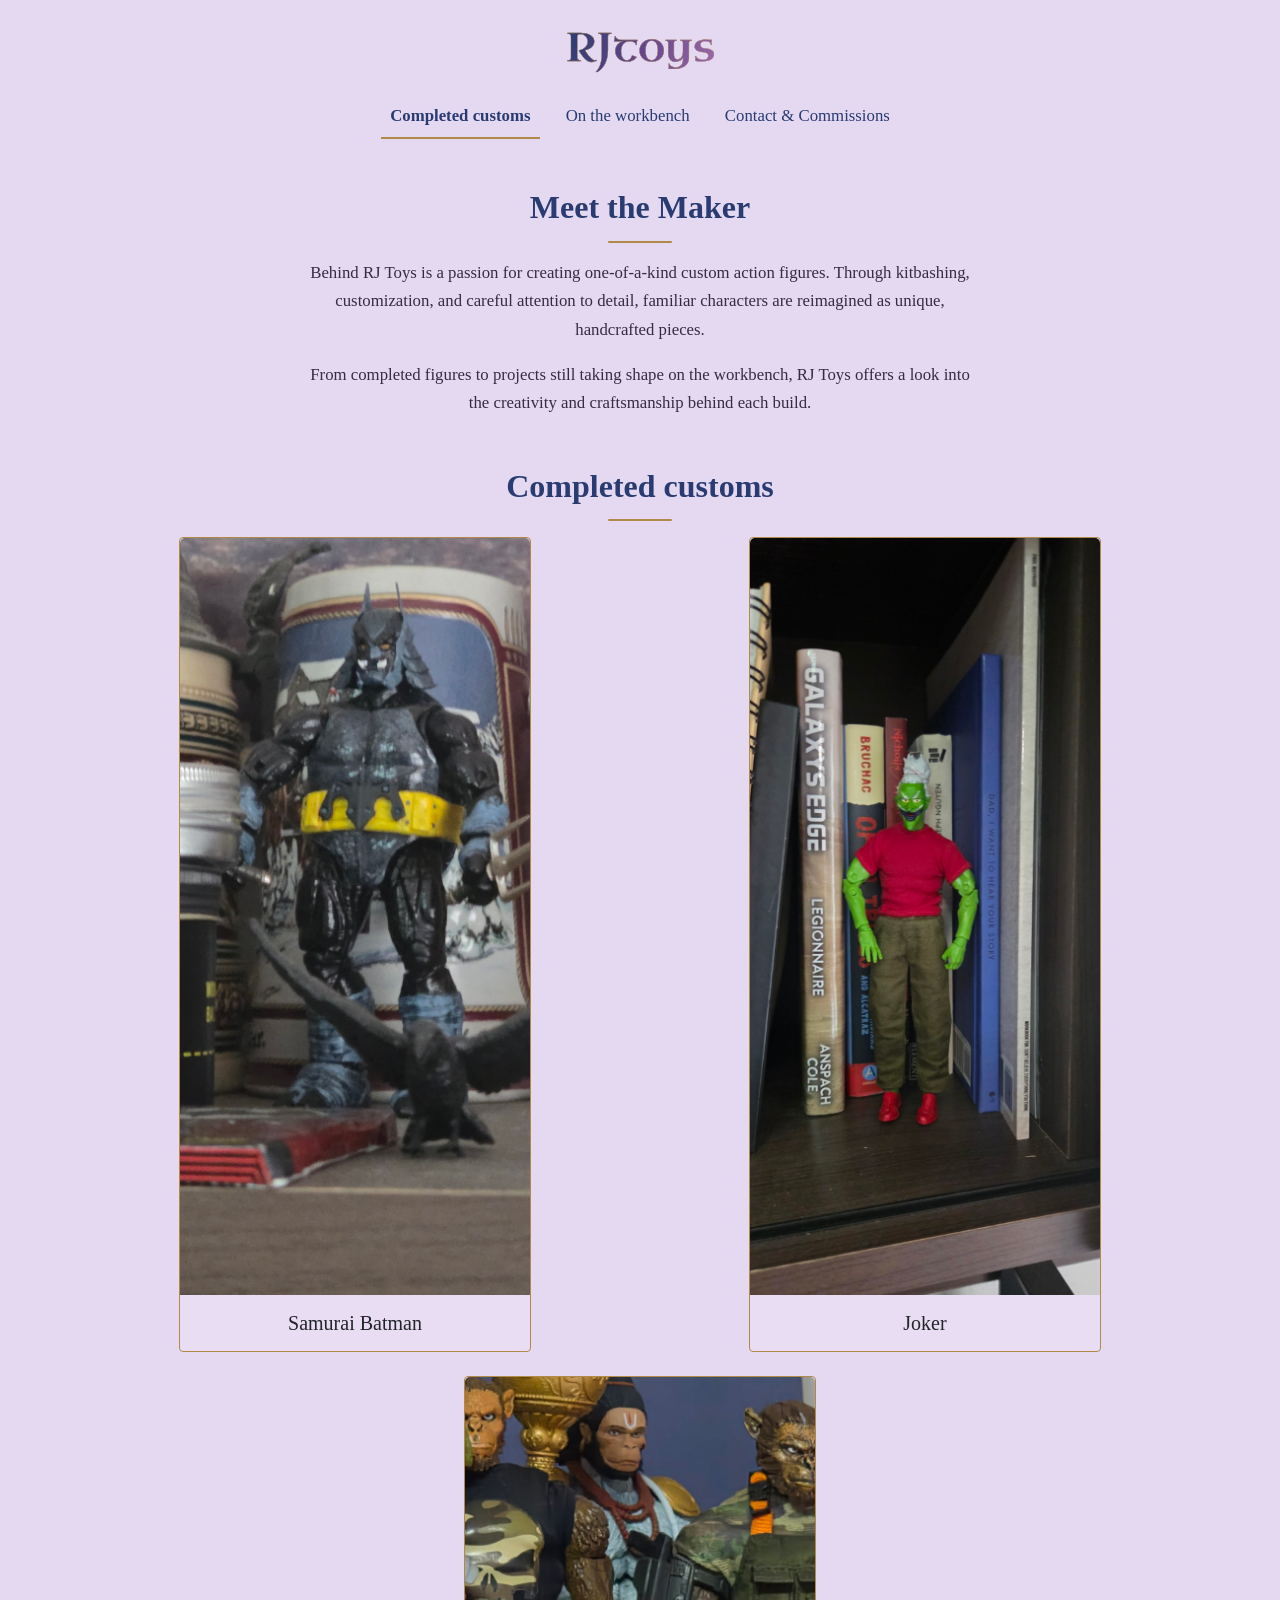
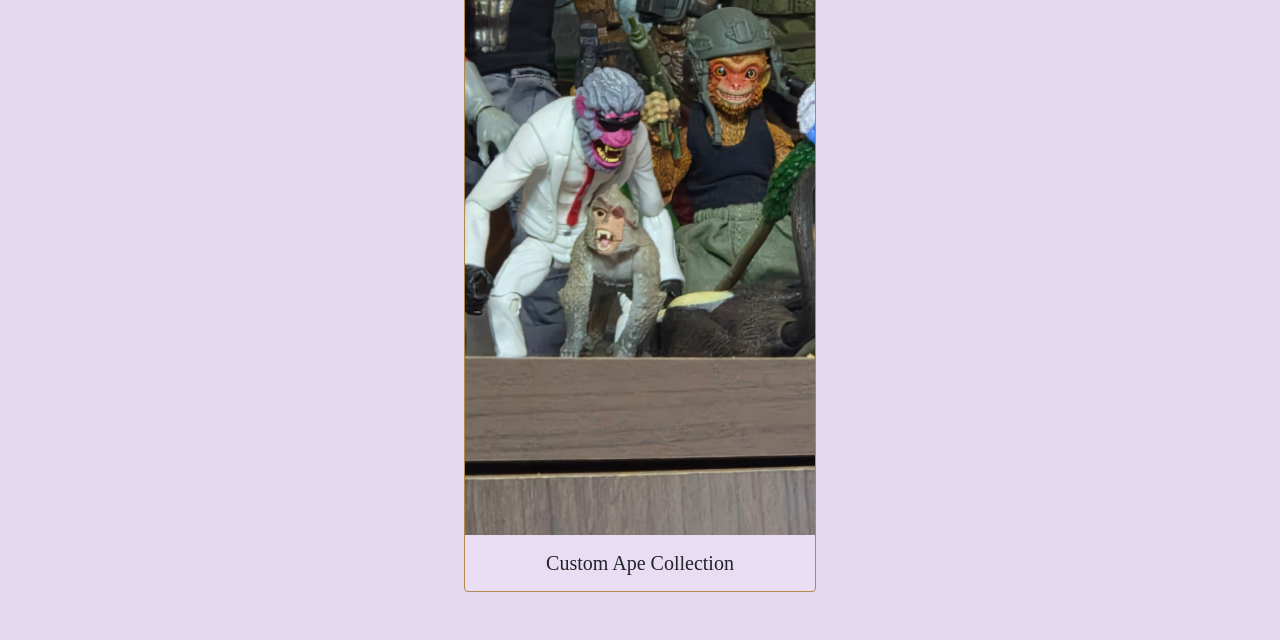
<file: index.html>
<!DOCTYPE html>
<html lang="en">
<head>
  <meta charset="UTF-8">
  <meta name="viewport" content="width=device-width, initial-scale=1.0">
  <title>RJtoys | Completed customs</title>
  <link
  href="https://cdn.jsdelivr.net/npm/bootstrap@5.3.8/dist/css/bootstrap.min.css"
  rel="stylesheet"
  integrity="sha384-sRIl4kxILFvY47J16cr9ZwB07vP4J8+LH7qKQnuqkuIAvNWLzeN8tE5YBujZqJLB"
  crossorigin="anonymous">
  <link rel="stylesheet" href="styles.css">
</head>
<body>
  <header class="container pt-4 text-center">
    <h1>RJtoys</h1>

    <nav
      class="d-flex justify-content-center flex-wrap gap-3 mt-3"
      aria-label="Main navigation"
    >
      <a href="index.html" aria-current="page">Completed customs</a>
      <a href="workbench.html">On the workbench</a>
      <a href="contact.html">Contact & Commissions</a>
    </nav>
  </header>
  <main class="container my-5 text-center">
    
<section class="mb-5" aria-labelledby="maker-heading">
  <h2 id="maker-heading" class="mb-3">Meet the Maker</h2>

  <p class="mx-auto" style="max-width: 42rem;">
    Behind RJ Toys is a passion for creating one-of-a-kind
    custom action figures. Through kitbashing, customization,
    and careful attention to detail, familiar characters
    are reimagined as unique, handcrafted pieces.
  </p>

  <p class="mx-auto" style="max-width: 42rem;">
    From completed figures to projects still taking shape
    on the workbench, RJ Toys offers a look into the
    creativity and craftsmanship behind each build.
  </p>
</section>
    <section class="mb-5" aria-labelledby="completed-heading">
      <h2 id="completed-heading" class="mb-3">Completed customs</h2>

      <div class="row g-4 justify-content-center">

        <div class="col-12 col-md-6">
          <figure class="card gallery-card mx-auto mb-0">
            <img
              src="images/samurai-batman.jpg"
              class="card-img-top img-fluid"
              width="710"
              height="1536"
              alt="Custom figure in dark samurai-style armor with a bright yellow belt."
            >

            <figcaption class="card-body">
              <h3 class="h5 card-title mb-0">Samurai Batman</h3>
            </figcaption>
          </figure>
        </div>

        <div class="col-12 col-md-6">
          <figure class="card gallery-card mx-auto mb-0">
            <img
              src="images/joker.jpg"
              class="card-img-top img-fluid"
              width="710"
              height="1536"
              alt="Green-skinned custom figure with white hair, a red shirt, olive trousers, and red shoes."
            >

            <figcaption class="card-body">
              <h3 class="h5 card-title mb-0">Joker</h3>
            </figcaption>
          </figure>
        </div>

<div class="col-12 col-md-6">
  <figure class="card gallery-card mx-auto mb-0">
    <img
      src="images/groupofapes.jpg"
      class="card-img-top img-fluid"
      alt="Collection of customized ape action figures featuring military outfits, painted details, and distinctive accessories."
      loading="lazy"
    >

    <figcaption class="card-body">
      <h3 class="h5 card-title mb-0">
        Custom Ape Collection
      </h3>
    </figcaption>
  </figure>
</div>

      </div>
    </section>
    
  </main>
</body>
</html>
</file>
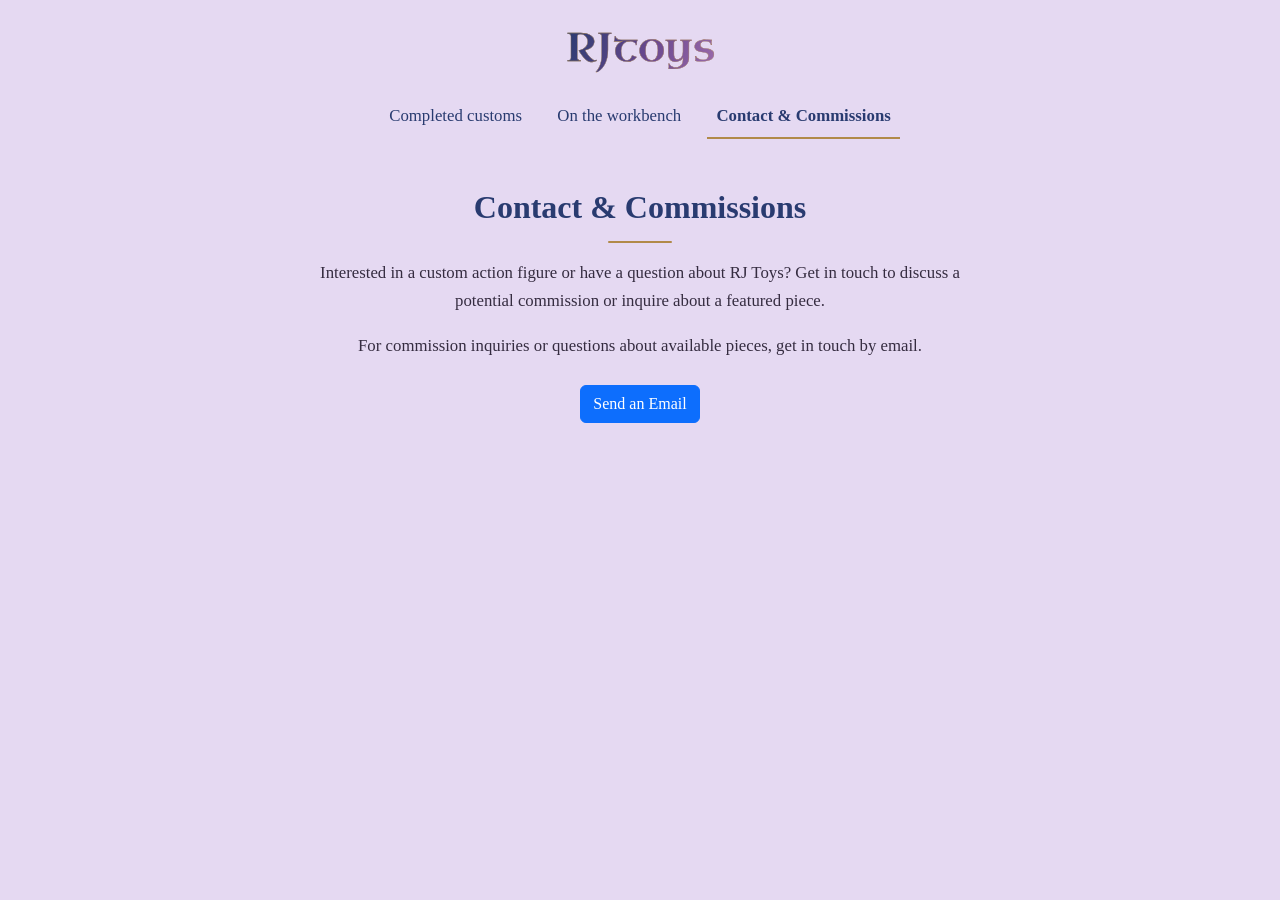
<file: contact.html>
<!DOCTYPE html>
<html lang="en">
<head>
  <meta charset="UTF-8">
  <meta name="viewport" content="width=device-width, initial-scale=1.0">
  <title>RJtoys | Contact & Commissions</title>

  <link
    href="https://cdn.jsdelivr.net/npm/bootstrap@5.3.8/dist/css/bootstrap.min.css"
    rel="stylesheet"
    integrity="sha384-sRIl4kxILFvY47J16cr9ZwB07vP4J8+LH7qKQnuqkuIAvNWLzeN8tE5YBujZqJLB"
    crossorigin="anonymous">

  <link rel="stylesheet" href="styles.css">
</head>

<body>
  <header class="container pt-4 text-center">
    <h1>RJtoys</h1>
  </header>
  <nav
  class="d-flex justify-content-center flex-wrap gap-3 mt-3"
  aria-label="Main navigation"
>
  <a href="index.html">Completed customs</a>
  <a href="workbench.html">On the workbench</a>
  <a href="contact.html" aria-current="page">Contact & Commissions</a>
</nav>
  <main class="container my-5 text-center">
    <section aria-labelledby="contact-heading">
      <h2 id="contact-heading" class="mb-3">
        Contact & Commissions
      </h2>

      <p class="mx-auto" style="max-width: 42rem;">
        Interested in a custom action figure or have
        a question about RJ Toys? Get in touch to
        discuss a potential commission or inquire
        about a featured piece.
      </p>

      
<p class="mb-4">
  For commission inquiries or questions about
  available pieces, get in touch by email.
</p>

<a
  href="mailto:chiefapewilliams@gmail.com?subject=RJ%20Toys%20Inquiry"
  class="btn btn-primary"
>
  Send an Email
</a>

    </section>
  </main>
</body>
</html>
</file>
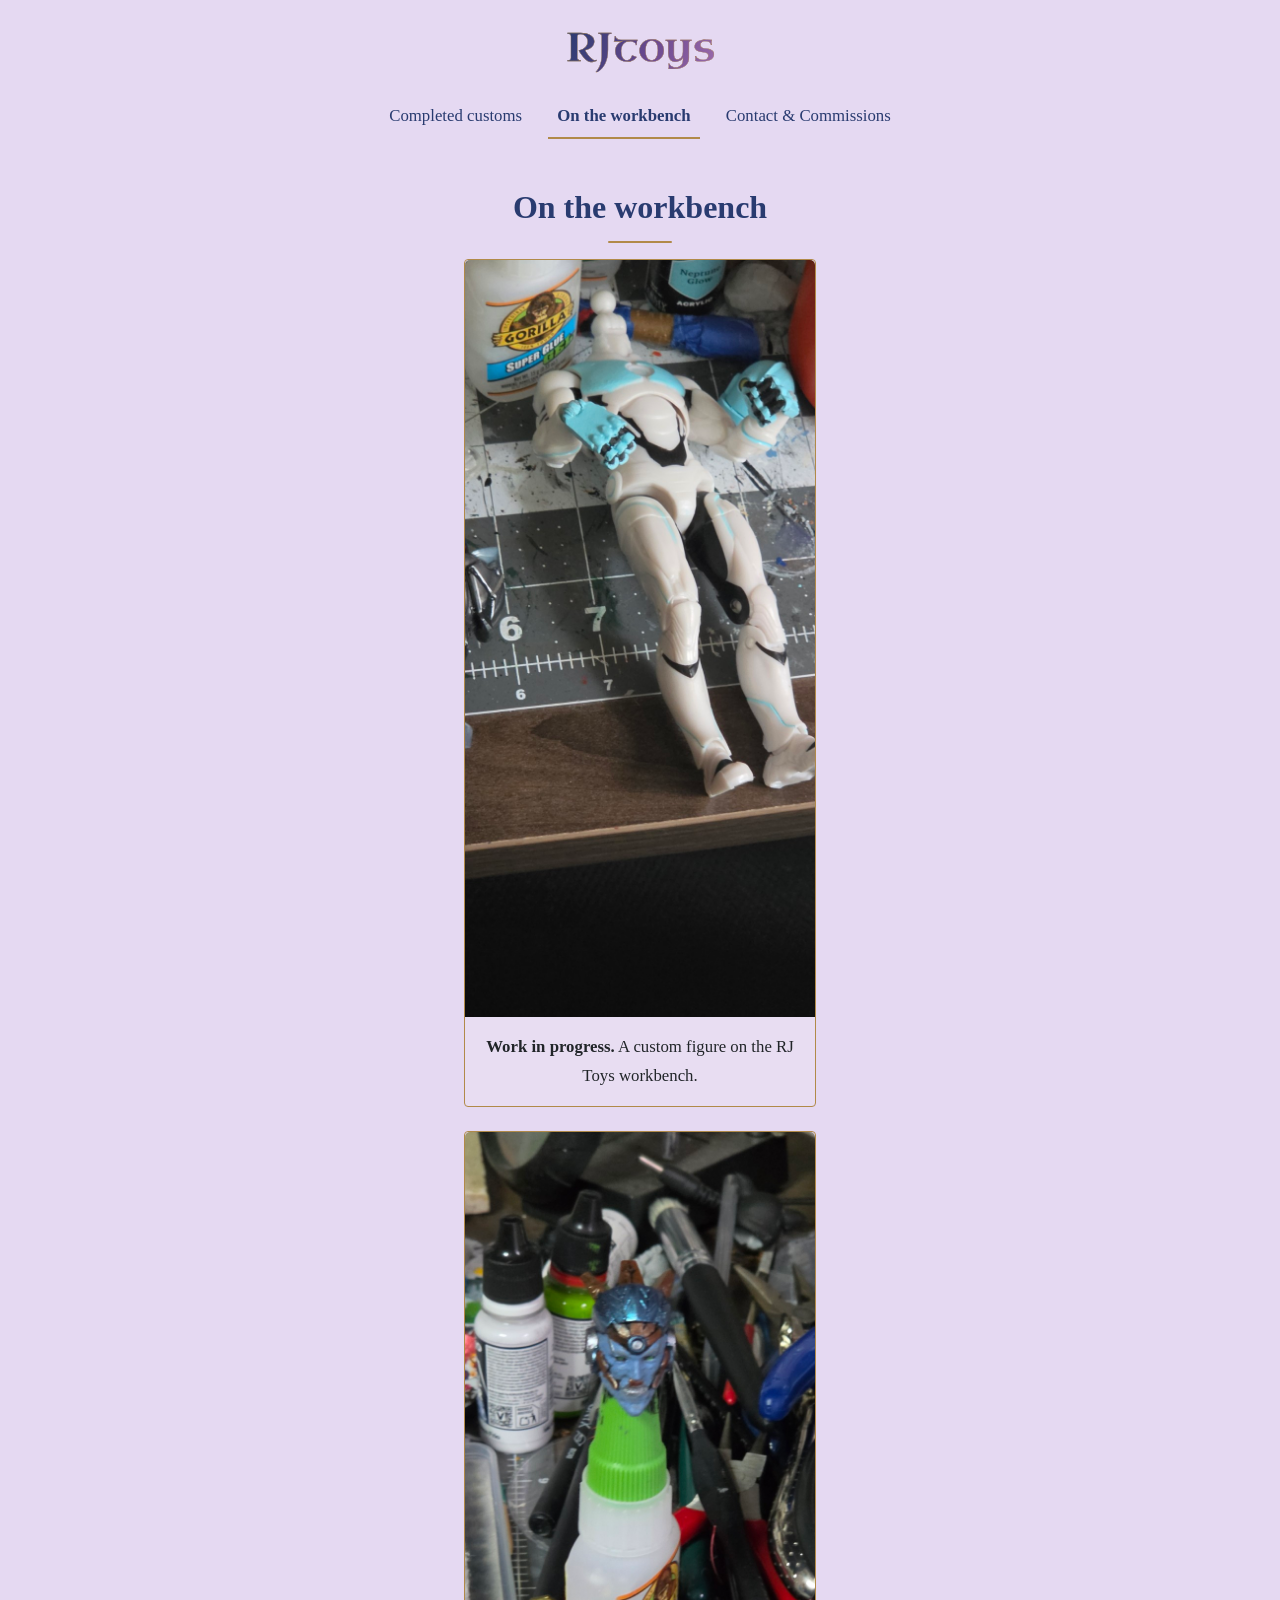
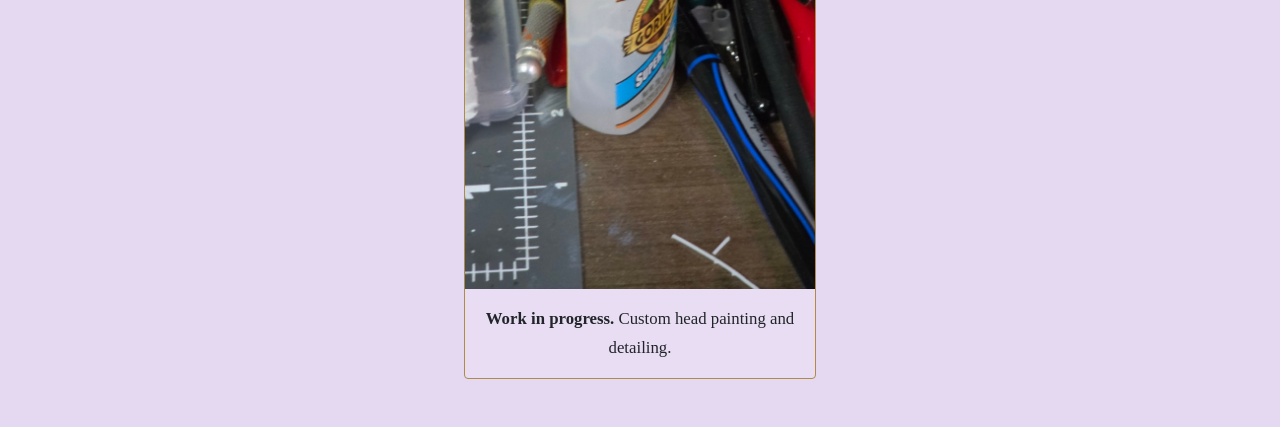
<file: workbench.html>
<!DOCTYPE html>
<html lang="en">
  <head>
    <meta charset="UTF-8">
    <meta name="viewport" content="width=device-width, initial-scale=1.0">
    <title>RJtoys | On the workbench</title>
<link
  href="https://cdn.jsdelivr.net/npm/bootstrap@5.3.8/dist/css/bootstrap.min.css"
  rel="stylesheet"
  integrity="sha384-sRIl4kxILFvY47J16cr9ZwB07vP4J8+LH7qKQnuqkuIAvNWLzeN8tE5YBujZqJLB"
  crossorigin="anonymous">
<link rel="stylesheet" href="styles.css">
</head>
<body>
  <header class="container pt-4 text-center">
    <h1>RJtoys</h1>

    <nav
      class="d-flex justify-content-center flex-wrap gap-3 mt-3"
      aria-label="Main navigation"
    >
    <a href="index.html">Completed customs</a>
    <a href="workbench.html" aria-current="page">On the workbench</a>
    <a href="contact.html">Contact & Commissions</a>
    </nav>
  </header>
  <main class="container my-5 text-center">
    
    <h2 class="mb-3">On the workbench</h2>

    <figure class="card gallery-card mx-auto mb-0">
          <!-- WORKBENCH ENTRY START -->
      <img
        src="images/workbench-01.jpg"
        class="card-img-top img-fluid"
        width="710"
        height="1536"
        alt="White-and-blue custom action figure lying on a cutting mat during construction."
      >

      <figcaption class="card-body">
        <p class="card-text mb-0">
          <strong>Work in progress.</strong>
          A custom figure on the RJ Toys workbench.
        </p>
      </figcaption>
    </figure>
        <!-- WORKBENCH ENTRY END -->
         
<figure class="card gallery-card mx-auto mt-4 mb-0">
  <img
    src="images/bluehead.jpg"
    class="card-img-top img-fluid"
    alt="Blue-painted custom action figure head resting on a paint bottle among modeling tools and supplies."
    loading="lazy"
  >

  <figcaption class="card-body">
    <p class="card-text mb-0">
      <strong>Work in progress.</strong>
      Custom head painting and detailing.
    </p>
  </figcaption>
</figure>

  </main>
</body>
</html>
</file>
<file: styles.css>
@import url('https://fonts.googleapis.com/css2?family=Uncial+Antiqua&display=swap');

h1 {
  display: inline-block;
  background: linear-gradient(
  110deg,
  #293b70 0%,
  #68478d 55%,
  #9b6aab 100%  
  );
  background-clip: text;
  -webkit-background-clip: text;
  color: transparent;
  font-family: 'Uncial Antiqua', Georgia, serif;
  -webkit-text-stroke: 0.3px #b18a49;
  paint-order: stroke fill;
}

.gallery-card {
  max-width: 22rem;
  border: 1px solid #B18A49;
  border-radius: 4px;
  background-color: #E8DDF2;
  overflow: hidden;
}

.gallery-card img{
  width: 100%;
  height: auto;
} 


body {
  background-color: #e5d9f2;
  color: #352c40;
  font-family: Georgia, 'Times New Roman', serif;
  font-size: 1.05rem;
  line-height: 1.7;
}

h2, h3 {
  color: #293b70;
  font-family: Georgia, 'Times New Roman', serif;
  font-weight: 600;
  line-height: 1.3;
}



nav a {
  color: #293B70;
  font-family: Georgia, serif;
  font-size: 1.05rem;
  text-decoration: none;
  padding: 0.4rem 0.6rem;
  border-bottom: 2px solid transparent;
  transition: color 0.2s ease, border-color 0.2s ease;
}

nav a:hover {
  color: #68478D;
  border-bottom-color: #B18A49;
}

nav a[aria-current="page"] {
  font-weight: 700;
  border-bottom-color: #B18A49;
}

nav a:focus-visible {
  outline: 2px solid #293B70;
  outline-offset: 3px;
}

main h2::after {
  content: "";
  display: block;
  width: 4rem;
  height: 2px;
  background-color: #B18A49;
  margin: 0.75rem auto 0;
  border-radius: 2px;
}
</file>
